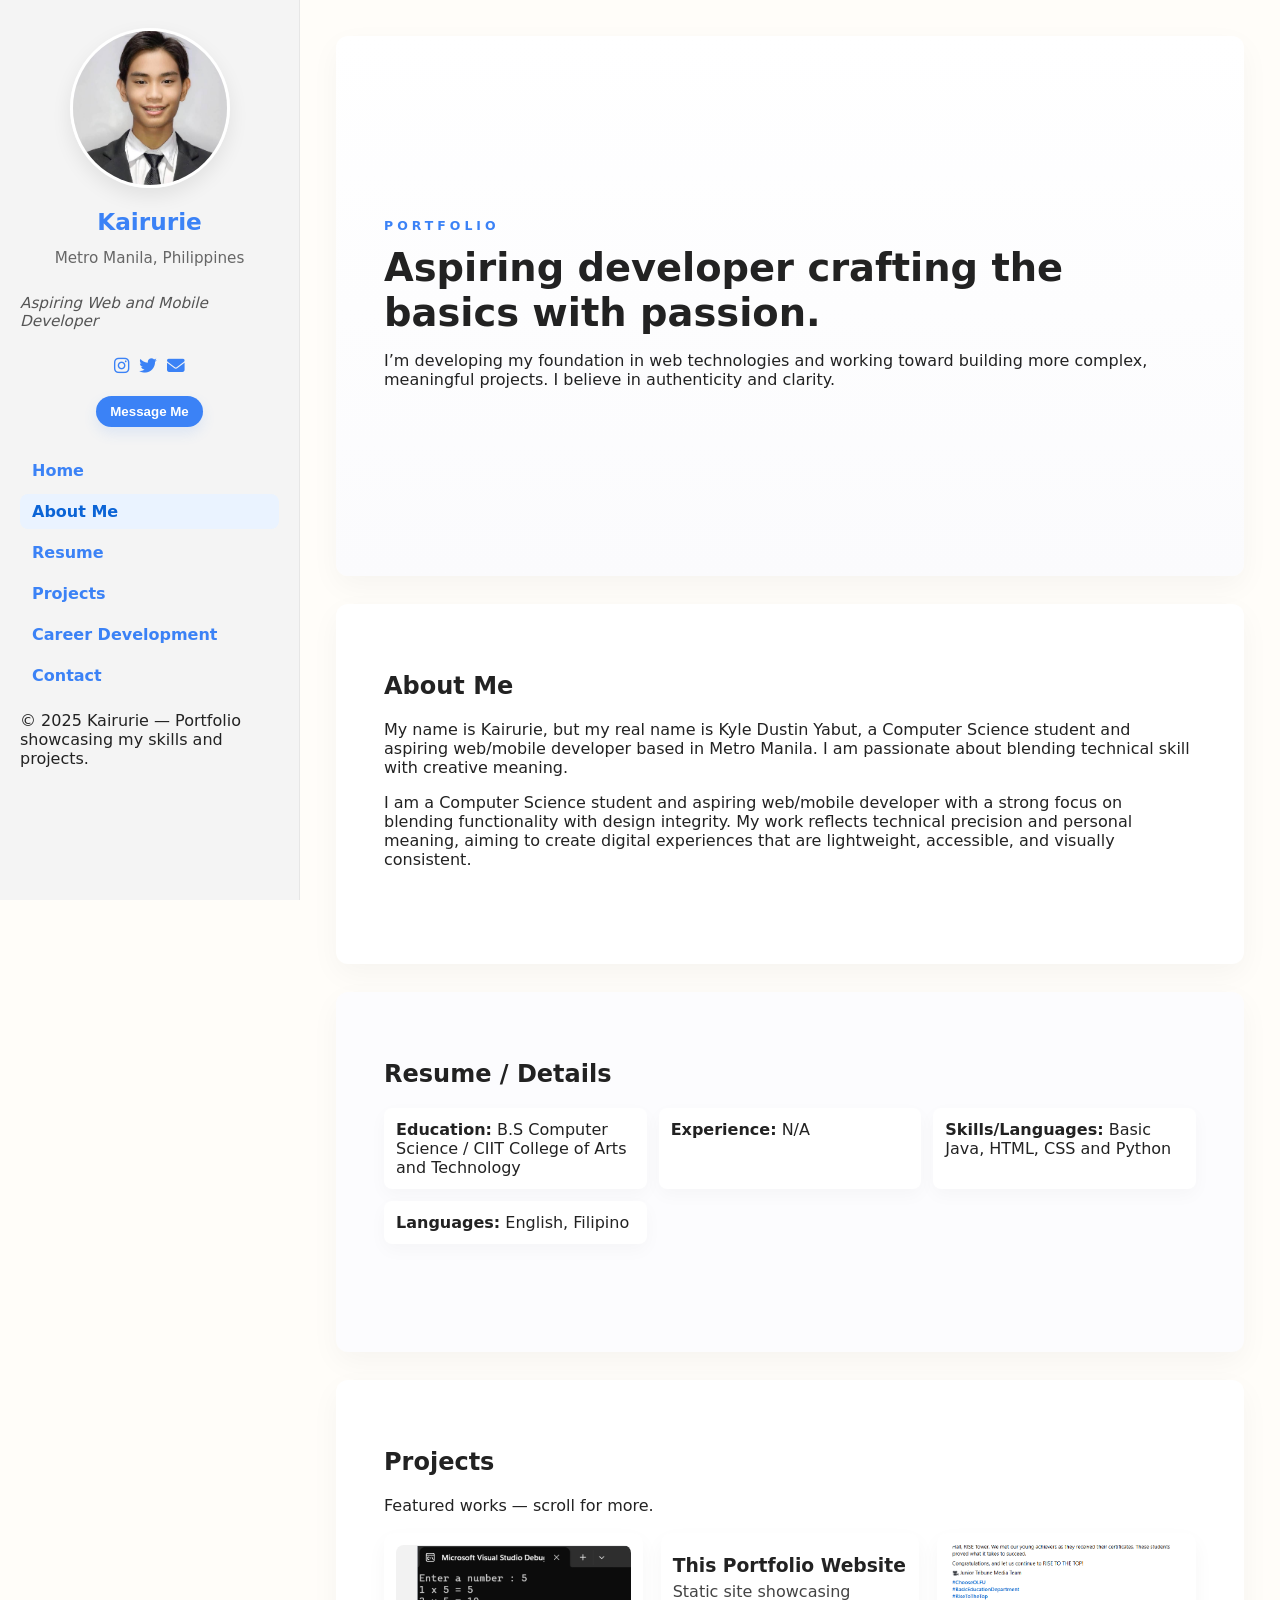
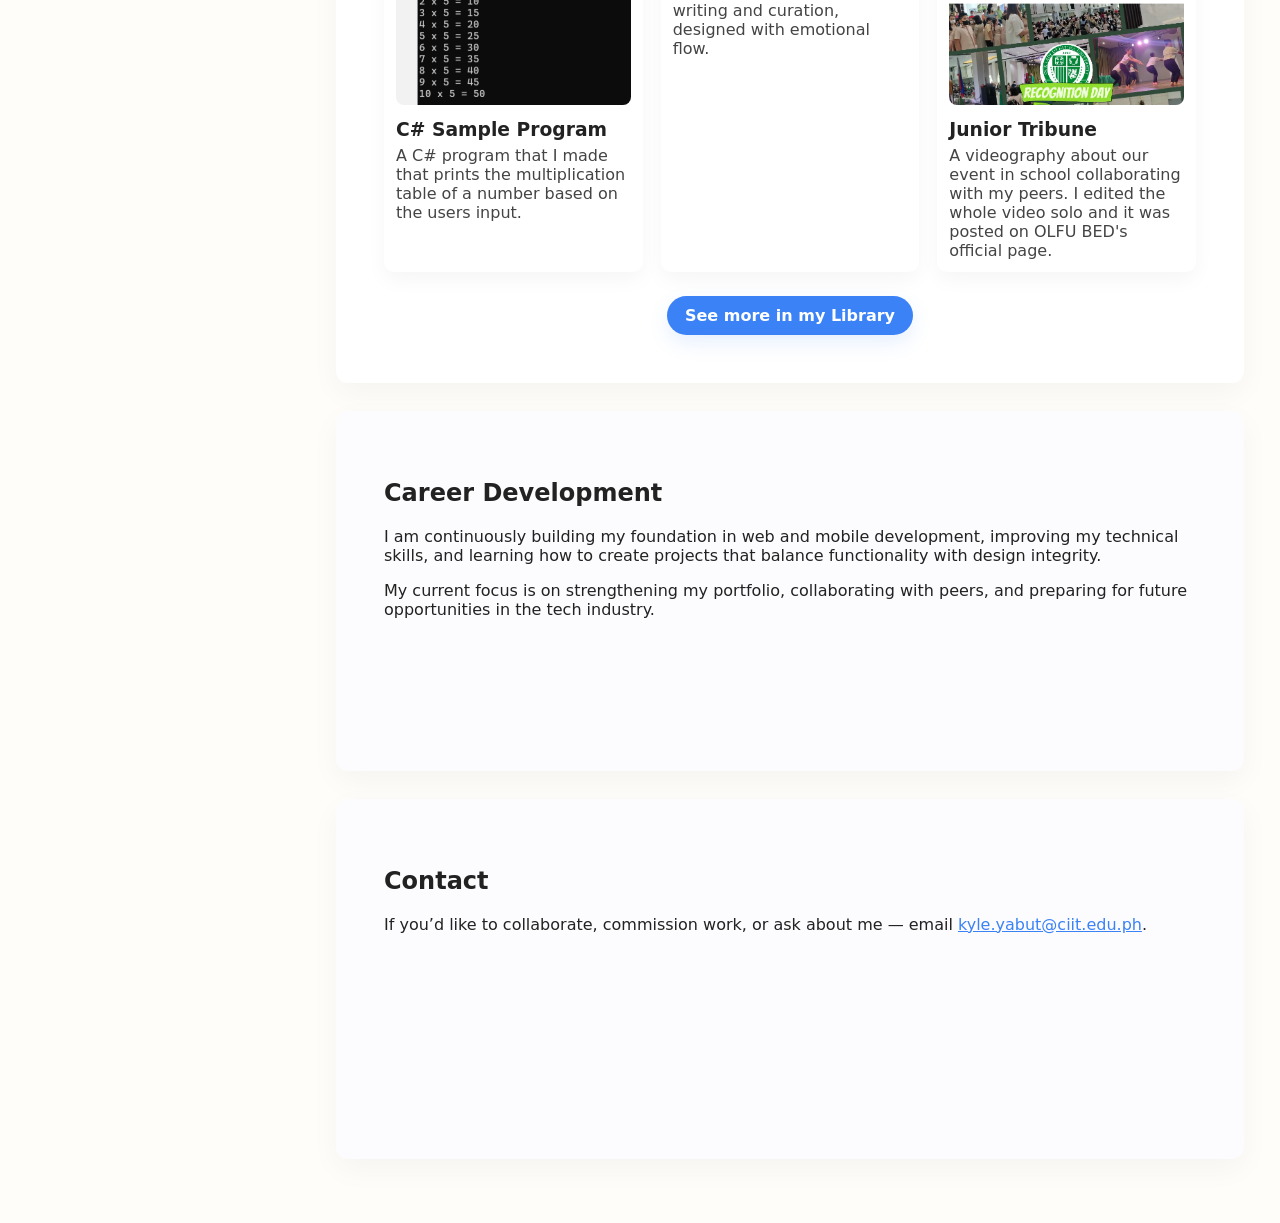
<file: index.html>
<!DOCTYPE html>
<html lang="en">
<head>
  <meta charset="utf-8" />
  <meta name="viewport" content="width=device-width,initial-scale=1" />
  <title>Kairurie — Portfolio</title>
  <link rel="stylesheet" href="style.css" />
  <link rel="stylesheet" href="https://cdnjs.cloudflare.com/ajax/libs/font-awesome/6.4.0/css/all.min.css" />
</head>
<body>
  <div class="site">
    <aside class="sidebar">
      <img src="kkkyl.jpeg" alt="Kairurie portrait" class="profile-photo" />
      <h1 class="name">Kairurie</h1>
      <p class="subtitle">Metro Manila, Philippines</p>
      <p class="role">Aspiring Web and Mobile Developer</p>

      <div class="socials">
        <a href="#" aria-label="Instagram"><i class="fab fa-instagram"></i></a>
        <a href="#" aria-label="Twitter"><i class="fab fa-twitter"></i></a>
        <a href="mailto:kyle.yabut@ciit.edu.ph" aria-label="Email"><i class="fas fa-envelope"></i></a>
      </div>

      <button class="message-btn">Message Me</button>

      <nav class="side-nav" aria-label="Main">
        <a href="#hero">Home</a>
        <a href="#about">About Me</a>
        <a href="#resume">Resume</a>
        <a href="#projects">Projects</a>
        <a href="#career">Career Development</a>
        <a href="#contact">Contact</a>
      </nav>

      <div class="copyright">© 2025 Kairurie — Portfolio showcasing my skills and projects.</div>
    </aside>

    <main class="content">
      <section id="hero" class="panel hero-panel">
        <div class="panel-inner">
          <h2 class="eyebrow">PORTFOLIO</h2>
          <h3 class="headline">Aspiring developer crafting the basics with passion.</h3>
          <p>I’m developing my foundation in web technologies and working toward building more complex, meaningful projects. I believe in authenticity and clarity.</p>
        </div>
      </section>

      <section id="about" class="panel">
        <div class="panel-inner">
          <h2>About Me</h2>
          <p>
            My name is Kairurie, but my real name is Kyle Dustin Yabut, a Computer Science student and aspiring web/mobile developer based in Metro Manila. 
            I am passionate about blending technical skill with creative meaning.
          </p>
          <p>
            I am a Computer Science student and aspiring web/mobile developer with a strong focus on blending functionality with design integrity. 
            My work reflects technical precision and personal meaning, aiming to create digital experiences that are lightweight, 
            accessible, and visually consistent.
          </p>
        </div>
      </section>

      <section id="resume" class="panel alt">
        <div class="panel-inner">
          <h2>Resume / Details</h2>
          <ul class="two-col">
            <li><strong>Education:</strong> B.S Computer Science / CIIT College of Arts and Technology</li>
            <li><strong>Experience:</strong> N/A</li>
            <li><strong>Skills/Languages:</strong> Basic Java, HTML, CSS and Python</li>
            <li><strong>Languages:</strong> English, Filipino</li>
          </ul>
        </div>
      </section>

      <section id="projects" class="panel">
        <div class="panel-inner">
          <h2>Projects</h2>
          <p class="small">Featured works — scroll for more.</p>

          <div class="project-list">
            <article class="project">
              <img src="Mult.png" alt="Playlist Narrative" loading="lazy" />
              <h3>C# Sample Program</h3>
              <p>A C# program that I made that prints the multiplication table of a number based on the users input.</p>
            </article>

            <article class="project">
              <h3>This Portfolio Website</h3>
              <p>Static site showcasing writing and curation, designed with emotional flow.</p>
            </article>

            <article class="project">
              <img src="olfukvid.png" alt="Group Presentation" loading="lazy" />
              <h3>Junior Tribune</h3>
              <p>A videography about our event in school collaborating with my peers. I edited the whole video solo and it was posted on OLFU BED's official page.</p>
            </article>
          </div>

          <div class="see-more-wrap">
            <a class="see-more-btn" href="library.html">See more in my Library</a>
          </div>
        </div>
      </section>

      <section id="career" class="panel alt">
        <div class="panel-inner">
          <h2>Career Development</h2>
          <p>
            I am continuously building my foundation in web and mobile development, improving my technical skills, and learning how to create projects that balance functionality with design integrity. 
          </p>
          <p>
            My current focus is on strengthening my portfolio, collaborating with peers, and preparing for future opportunities in the tech industry.
          </p>
        </div>
      </section>

      <section id="contact" class="panel alt">
        <div class="panel-inner">
          <h2>Contact</h2>
          <p>If you’d like to collaborate, commission work, or ask about me — email <a href="mailto:kyle.yabut@ciit.edu.ph">kyle.yabut@ciit.edu.ph</a>.</p>
        </div>
      </section>
    </main>
  </div>

  <script>
    // Smooth anchor scrolling
    document.querySelectorAll('a[href^="#"]').forEach(a=>{
      a.addEventListener('click', e=>{
        const target = document.querySelector(a.getAttribute('href'));
        if (target) {
          e.preventDefault();
          target.scrollIntoView({behavior:'smooth', block:'start'});
          history.replaceState(null, '', a.getAttribute('href'));
        }
      });
    });

    // Reveal panels and highlight nav
    const panels = document.querySelectorAll('.panel');
    const navLinks = document.querySelectorAll('.side-nav a');

    const obs = new IntersectionObserver((entries)=>{
      entries.forEach(entry=>{
        if (entry.isIntersecting) {
          entry.target.classList.add('visible');
          const id = entry.target.id;
          navLinks.forEach(n=> n.classList.toggle('active', n.getAttribute('href') === '#'+id));
        }
      });
    }, {threshold: 0.35});

    panels.forEach(p => obs.observe(p));
  </script>
</body>
</html>
</file>
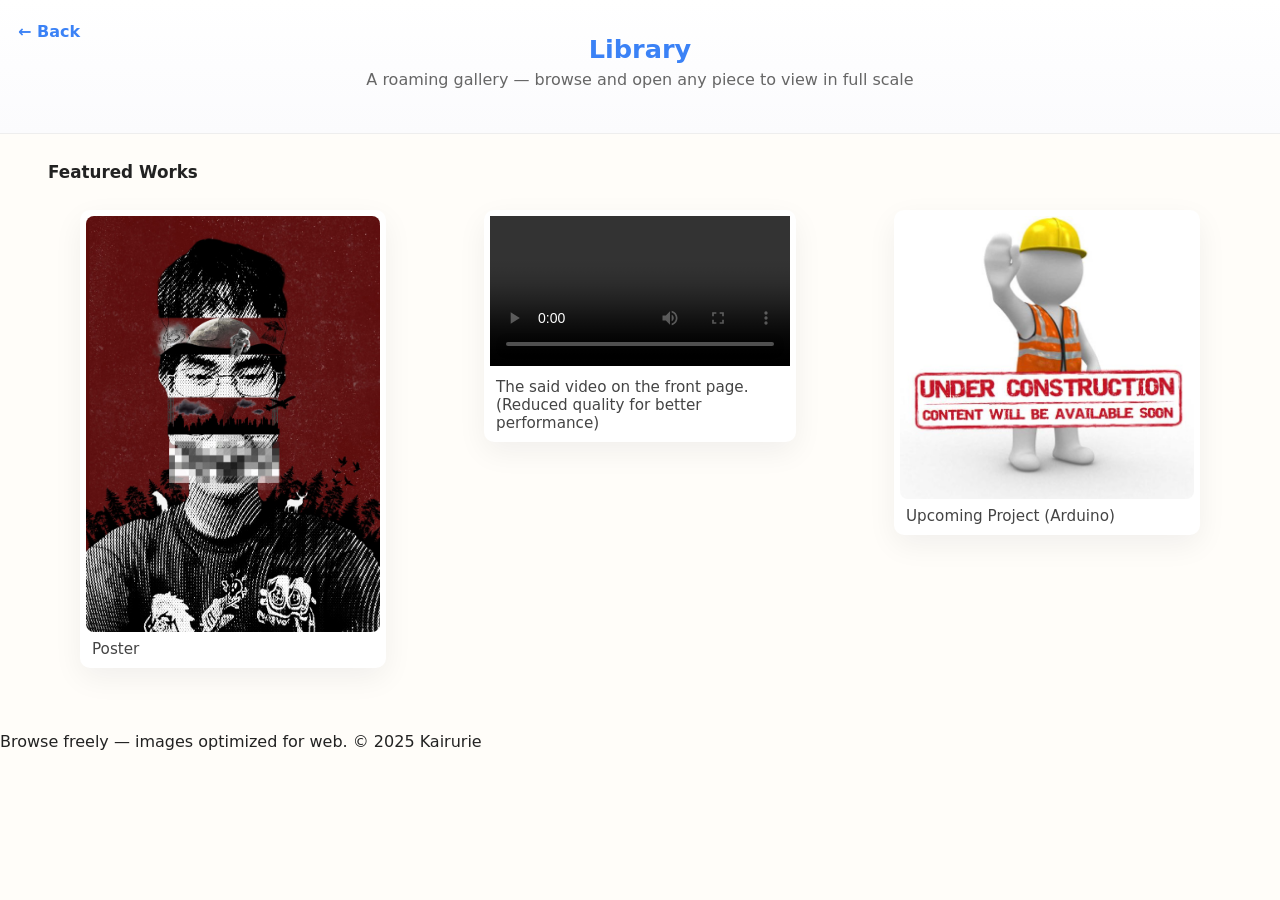
<file: library.html>
<!DOCTYPE html>
<html lang="en">
<head>
  <meta charset="utf-8" />
  <meta name="viewport" content="width=device-width,initial-scale=1" />
  <title>Library — Kairurie</title>
  <link rel="stylesheet" href="library.css" />
  <link rel="stylesheet" href="https://cdnjs.cloudflare.com/ajax/libs/font-awesome/6.4.0/css/all.min.css" />
  <style>
    /* Lightbox fixes only */
    .lib-lightbox {
      position: fixed;
      inset: 0;
      background: rgba(0,0,0,0.85);
      display: none;
      align-items: center;
      justify-content: center;
      flex-direction: column;
      z-index: 9999;
    }
    .lib-lightbox.open {
      display: flex;
    }
    .lb-content img,
    .lb-content video {
      max-width: 90vw;
      max-height: 90vh;
      object-fit: contain;
    }
    .lb-close,
    .lb-prev,
    .lb-next {
      position: absolute;
      background: none;
      border: none;
      color: #fff;
      font-size: 2rem;
      cursor: pointer;
    }
    .lb-close { top: 1rem; right: 1rem; }
    .lb-prev { left: 1rem; top: 50%; transform: translateY(-50%); }
    .lb-next { right: 1rem; top: 50%; transform: translateY(-50%); }
    .lb-caption {
      margin-top: 1rem;
      color: #fff;
      text-align: center;
      max-width: 80%;
    }
  </style>
</head>
<body>
  <div class="library-site">
    <header class="lib-header">
      <a class="back-home" href="index.html">&larr; Back</a>
      <h1>Library</h1>
      <p class="lib-sub">A roaming gallery — browse and open any piece to view in full scale</p>
    </header>

    <main class="library-main">
      <div class="shelf">
        <div class="shelf-title">Featured Works</div>
        <div class="masonry" id="masonry-1">
          <figure class="brick">
            <img src="mekyle.jpg" alt="Poster of myself, showcasing my likes and graphic designing skills." loading="lazy">
            <figcaption>Poster</figcaption>
          </figure>
          <figure class="brick">
            <video src="videoolfuk.mp4" preload="metadata" controls></video>
            <figcaption>The said video on the front page. (Reduced quality for better performance)</figcaption>
          </figure>
          <figure class="brick">
            <img src="constructionhaha.jpg" alt="Upcoming Project (Arduino)" loading="lazy">
            <figcaption>Upcoming Project (Arduino)</figcaption>
        </div>
      </div>
    </main>
    <!-- Lightbox -->
    <div id="lib-lightbox" class="lib-lightbox" aria-hidden="true">
      <button class="lb-close" aria-label="Close">&times;</button>
      <button class="lb-prev" aria-label="Previous"><i class="fa fa-chevron-left"></i></button>
      <div class="lb-content"></div>
      <button class="lb-next" aria-label="Next"><i class="fa fa-chevron-right"></i></button>
      <div class="lb-caption"></div>
    </div>

    <footer class="lib-footer">
      <p>Browse freely — images optimized for web. © 2025 Kairurie</p>
    </footer>
  </div>

  <script>
    function initMasonry() {
      document.querySelectorAll('.masonry').forEach((m) => {
        const bricks = [...m.querySelectorAll('.brick')];
        m.innerHTML = '';
        const width = document.body.clientWidth;
        const cols = width < 700 ? 1 : width < 1000 ? 2 : 3;
        const columns = Array.from({length: cols}, () => { 
          const d = document.createElement('div'); 
          d.className = 'm-col'; 
          return d; 
        });
        columns.forEach(c => m.appendChild(c));
        bricks.forEach((b, i) => columns[i % cols].appendChild(b));
      });
    }

    window.addEventListener('load', initMasonry);
    window.addEventListener('resize', () => { setTimeout(initMasonry, 120); });

    // Lightbox
    const lightbox = document.getElementById('lib-lightbox');
    const lbContent = document.querySelector('.lb-content');
    const lbCaption = document.querySelector('.lb-caption');
    let items = [];
    let currentIndex = -1;

    function collectItems() { 
      return [...document.querySelectorAll('.masonry img, .masonry video')]; 
    }

    function openLightbox(idx) {
      items = collectItems();
      currentIndex = idx;
      const el = items[idx];
      lbContent.innerHTML = ''; // clear previous
      let clone;
      if (el.tagName.toLowerCase() === 'img') {
        clone = document.createElement('img');
        clone.src = el.src;
        clone.alt = el.alt || '';
      } else if (el.tagName.toLowerCase() === 'video') {
        clone = document.createElement('video');
        clone.src = el.src;
        clone.controls = true;
        clone.autoplay = true;
        clone.preload = 'auto';
        clone.addEventListener('canplay', () => clone.play());
      }
      lbContent.appendChild(clone);
      lbCaption.textContent = el.alt || el.nextElementSibling?.textContent || '';
      lightbox.classList.add('open');
      lightbox.setAttribute('aria-hidden', 'false');
    }

    function closeLightbox() {
      lightbox.classList.remove('open');
      lightbox.setAttribute('aria-hidden', 'true');
      lbContent.innerHTML = '';
      currentIndex = -1;
    }

    function showNext(delta = 1) {
      if (currentIndex < 0) return;
      const next = (currentIndex + delta + items.length) % items.length;
      openLightbox(next);
    }

    document.addEventListener('click', (e) => {
      const el = e.target.closest('.masonry img, .masonry video');
      if (el) {
        const all = collectItems();
        const idx = all.indexOf(el);
        openLightbox(idx);
      }
    });

    document.querySelector('.lb-close').addEventListener('click', closeLightbox);
    document.querySelector('.lb-prev').addEventListener('click', () => showNext(-1));
    document.querySelector('.lb-next').addEventListener('click', () => showNext(1));

    document.addEventListener('keydown', (e) => {
      if (lightbox.classList.contains('open')) {
        if (e.key === 'Escape') closeLightbox();
        if (e.key === 'ArrowRight') showNext(1);
        if (e.key === 'ArrowLeft') showNext(-1);
      }
    });

    // reveal
    const observer = new IntersectionObserver((entries) => {
      entries.forEach(e => { if (e.isIntersecting) e.target.classList.add('visible'); });
    }, {threshold: 0.12});
    document.querySelectorAll('.shelf, .brick').forEach(el => observer.observe(el));
  </script>
</body>
</html>
</file>
<file: style.css>
:root{
  --accent:#3b82f6;
  --muted:#f4f4f4;
  --bg:#fffdf9;
  --text:#222;
  --maxwidth:980px;
}

/* Reset & base */
*{box-sizing:border-box}
body{
  margin:0;
  font-family: 'Poppins', system-ui, -apple-system, 'Segoe UI', Roboto, 'Helvetica Neue', Arial;
  color:var(--text);
  background:var(--bg);
  -webkit-font-smoothing:antialiased;
  scroll-behavior:smooth;
}

/* Layout */
.site{display:flex; min-height:100vh;}
.sidebar{
  width:300px;
  background:var(--muted);
  padding:28px 20px;
  border-right:1px solid #e6e6e6;
  display:flex;
  flex-direction:column;
  align-items:center;
  gap:12px;
  position:sticky;
  top:0;
  height:100vh;
  overflow:auto;
}
.profile-photo{
  width:160px; height:160px; object-fit:cover; border-radius:50%;
  box-shadow:0 8px 20px rgba(0,0,0,0.08);
  border:3px solid white;
}
.name{font-size:1.45rem; color:var(--accent); margin:8px 0 2px;}
.subtitle{font-size:0.95rem; margin:0; color:#666}
.role{font-style:italic; color:#555; font-size:0.95rem; margin-bottom:8px}

/* Socials & button */
.socials{display:flex; gap:10px; margin-top:6px}
.socials a{color:var(--accent); font-size:1.1rem; text-decoration:none}
.socials a:hover{color:#1f4fb7}
.message-btn{
  margin-top:8px;
  background:var(--accent); color:#fff; border:0; padding:8px 14px;
  border-radius:999px; cursor:pointer; font-weight:600;
  box-shadow:0 6px 14px rgba(59,130,246,0.12);
}
.side-nav{margin-top:14px; width:100%}
.side-nav a{
  display:block; padding:8px 12px; color:var(--accent); text-decoration:none;
  font-weight:600; border-radius:8px; margin-bottom:6px;
}
.side-nav a.active, .side-nav a:hover{
  background:#eaf3ff; color:#0b64d6;
}
copyright{margin-top:auto;color:#aaa;font-size:0.85rem}

/* Content / panels */
.content{flex:1; padding:36px; max-width:var(--maxwidth); margin:0 auto; background:transparent}

/* panel base */
.panel{
  padding:48px; border-radius:12px; min-height:40vh;
  background:#ffffff; box-shadow:0 10px 30px rgba(12,20,30,0.04);
  margin-bottom:28px;
  opacity:0; transform:translateY(18px); transition:opacity .6s ease, transform .6s ease;
}
.panel.visible{ opacity:1; transform:none; }
.panel-inner{max-width:920px; margin:0 auto}
.hero-panel{background:linear-gradient(180deg,#fff 0%, #fbfbfd 100%); min-height:60vh; display:flex; align-items:center}
.eyebrow{letter-spacing:4px; font-size:0.78rem; color:var(--accent); margin-bottom:12px}
.headline{font-size:clamp(1.6rem,3.4vw,2.4rem); margin:0 0 12px}
.lead{max-width:72ch; color:#444}

/* alternate style */
.panel.alt{background:#fcfcfe}

/* two-column resume list */
.two-col{display:grid; gap:12px; grid-template-columns:repeat(auto-fit,minmax(220px,1fr)); list-style:none; padding:0; margin:0}
.two-col li{background:#fff; padding:12px; border-radius:8px; box-shadow:0 6px 18px rgba(0,0,0,0.03)}

/* project cards */
.project-list{display:grid; grid-template-columns:repeat(auto-fit,minmax(240px,1fr)); gap:18px; margin-top:18px}
.project{background:#fff; padding:12px; border-radius:10px; box-shadow:0 8px 20px rgba(0,0,0,0.04)}
.project img{width:100%; height:160px; object-fit:cover; border-radius:8px}
.project h3{margin:10px 0 6px}
.project p{margin:0;color:#444}

/* See more button */
.see-more-wrap { text-align: center; margin-top: 24px; }
.see-more-btn {
  display: inline-block;
  background: var(--accent);
  color: #fff;
  padding: 10px 18px;
  border-radius: 999px;
  font-weight: 700;
  text-decoration: none;
  box-shadow: 0 8px 20px rgba(59,130,246,0.12);
  transition: transform .18s ease, box-shadow .18s ease;
}
.see-more-btn:hover { transform: translateY(-3px); box-shadow: 0 14px 34px rgba(59,130,246,0.14); }

/* responsive */
@media (max-width:900px){
  .site{flex-direction:column;}
  .sidebar{width:100%; height:auto; position:relative; flex-direction:row; gap:12px; padding:14px; align-items:flex-start}
  .profile-photo{width:64px; height:64px}
  .name{font-size:1rem}
  .side-nav{display:none}
  .content{padding:20px}
  .panel{padding:28px}
}

/* helpers */
a { color:var(--accent) }

/* === NEW THEORY LABEL STYLES === */
.theory {
  display: block;
  margin-top: 6px;
  font-style: italic;
  color: #444;
  padding: 4px 8px;
  background: #f9f9f9;
  border-left: 3px solid var(--accent);
  border-radius: 4px;
}

.theory i {
  margin-right: 6px;
  color: var(--accent);
  font-size: 0.95rem;
}
</file>
<file: library.css>
:root {
  --accent:#3b82f6;
  --bg:#fffdf9;
  --text:#222;
}

/* Base font and body */
body {
  margin:0;
  font-family: 'Poppins', system-ui, -apple-system, 'Segoe UI', Roboto, 'Helvetica Neue', Arial;
  color:var(--text);
  background:var(--bg);
  -webkit-font-smoothing:antialiased;
}

/* Header */
.lib-header {
  text-align:center;
  padding:28px 20px;
  background:linear-gradient(180deg,#fff,#fbfbfd);
  border-bottom:1px solid #eee;
  position:relative;
}
.lib-header .back-home {
  position:absolute;
  left:18px;
  top:22px;
  color:var(--accent);
  text-decoration:none;
  font-weight:700;
}
.lib-header h1 {
  margin:6px 0 2px;
  color:var(--accent);
  font-size:1.6rem;
}
.lib-sub {
  color:#666;
  margin-top:6px;
}

/* Main layout */
.library-main {
  max-width:1200px;
  margin:28px auto;
  padding:0 20px;
}

/* Shelf sections */
.shelf {
  margin-bottom:48px;
}
.shelf-title {
  font-weight:800;
  color:var(--text);
  margin-bottom:12px;
  font-size:1.05rem;
  padding-left:8px;
}

/* Masonry layout */
.masonry {
  display:flex;
  gap:18px;
  align-items:flex-start;
}
.m-col {
  flex:1;
  display:flex;
  flex-direction:column;
  gap:18px;
}

/* Brick cards */
.brick {
  background:#fff;
  padding:6px;
  border-radius:10px;
  box-shadow:0 10px 30px rgba(12,20,30,0.06);
  cursor:pointer;
  overflow:hidden;
  transform:translateY(12px);
  opacity:0;
  transition:opacity .6s ease, transform .6s ease;
}
.brick.visible {
  transform:none;
  opacity:1;
}
.brick img {
  width:100%;
  height:auto;
  display:block;
  border-radius:8px;
  object-fit:cover;
  transition:transform .36s ease;
}
.brick figcaption {
  padding:8px 6px 4px;
  font-size:0.95rem;
  color:#444;
}

/* Hover tilt */
.brick:hover img {
  transform:scale(1.03) rotate(-0.5deg);
  box-shadow:0 18px 48px rgba(0,0,0,0.08);
}

/* Lightbox */
.lib-lightbox {
  position:fixed;
  inset:0;
  display:flex;
  justify-content:center;
  align-items:center;
  background:rgba(6,8,10,0.8);
  z-index:2000;
  opacity:0;
  pointer-events:none;
  transition:opacity .18s ease;
  flex-direction:column;
  padding:24px;
}
.lib-lightbox.open {
  opacity:1;
  pointer-events:auto;
}
.lb-img {
  max-width:92%;
  max-height:78vh;
  border-radius:8px;
  box-shadow:0 30px 90px rgba(0,0,0,0.6);
}
.lb-close, .lb-prev, .lb-next {
  position:fixed;
  background:transparent;
  border:0;
  color:#fff;
  font-size:1.6rem;
  cursor:pointer;
  padding:10px;
}
.lb-close { right:22px; top:18px; }
.lb-prev { left:18px; top:50%; transform:translateY(-50%); }
.lb-next { right:18px; top:50%; transform:translateY(-50%); }
.lb-caption {
  color:#ddd;
  margin-top:12px;
  font-size:0.95rem;
}

/* Responsive */
@media (max-width:900px) {
  .masonry { gap:12px; }
  .m-col { gap:12px; }
  .lib-header .back-home { left:12px; top:12px; }
}
</file>
